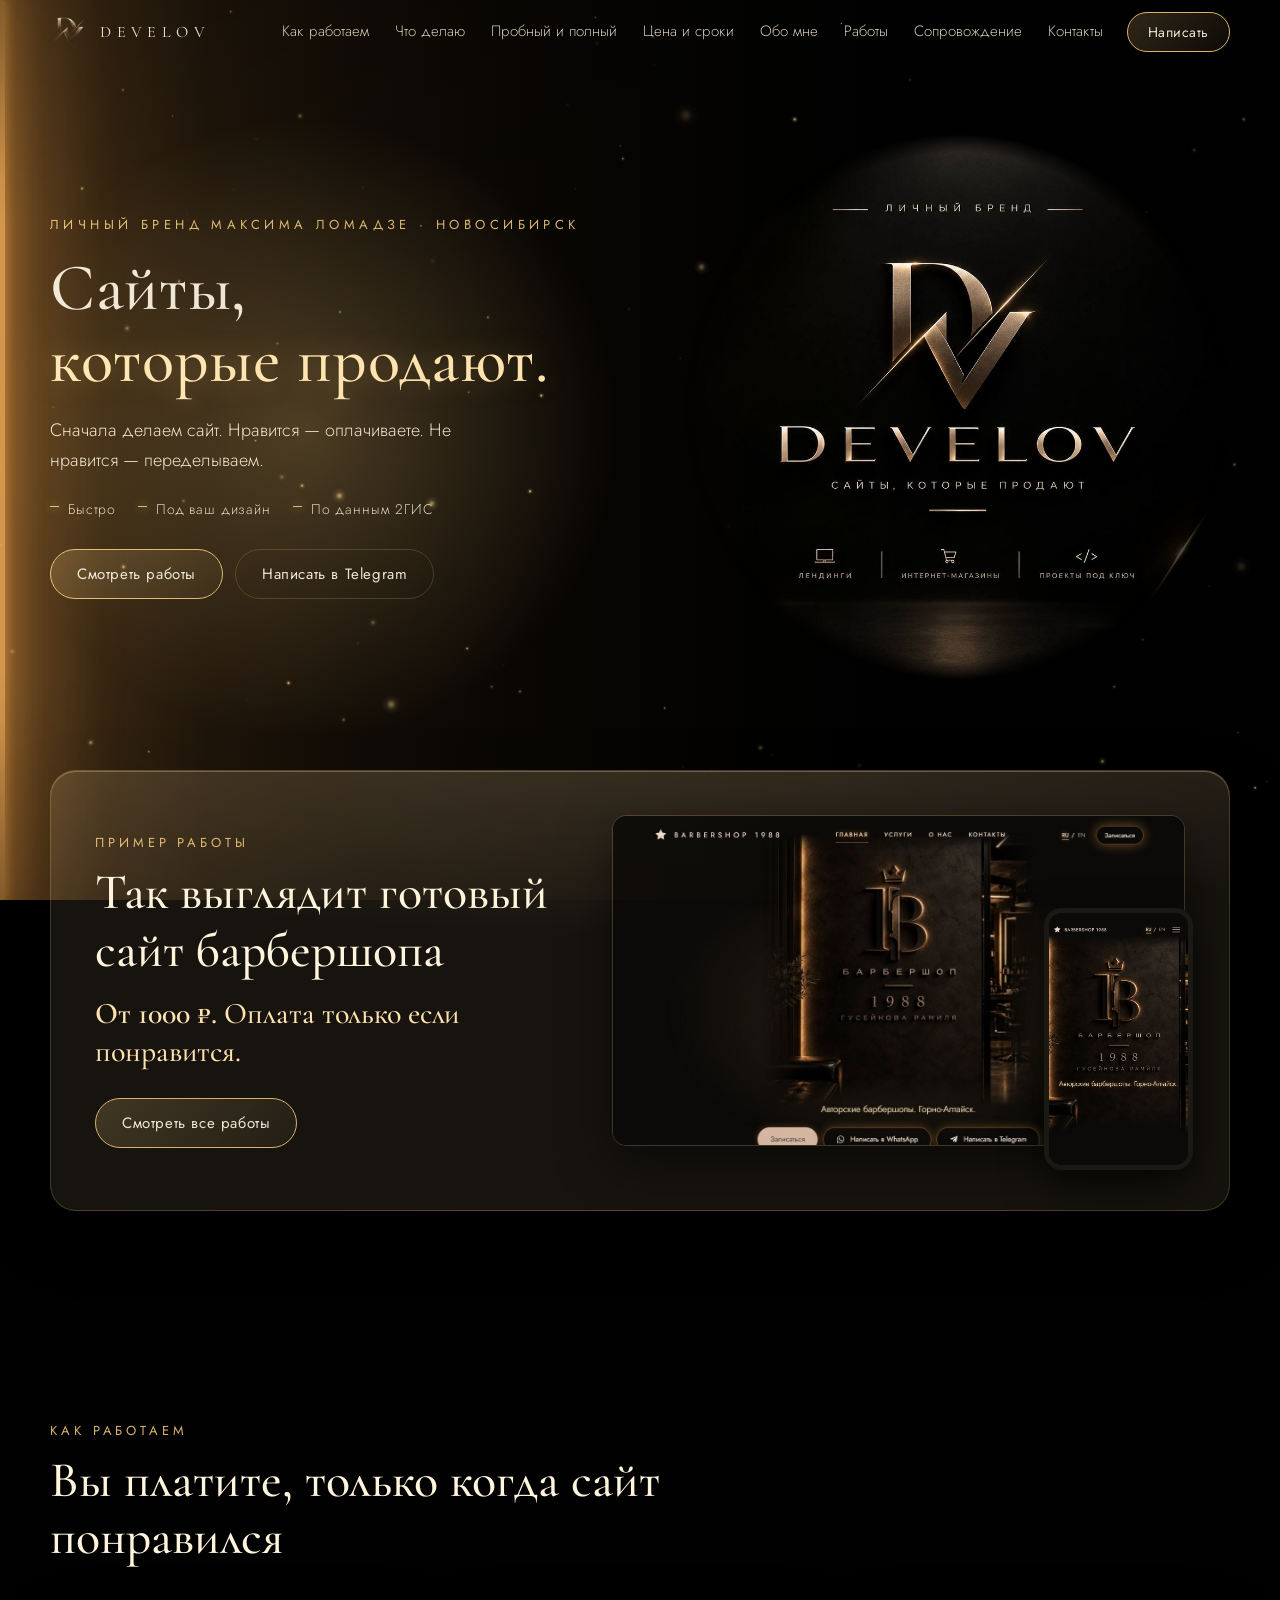
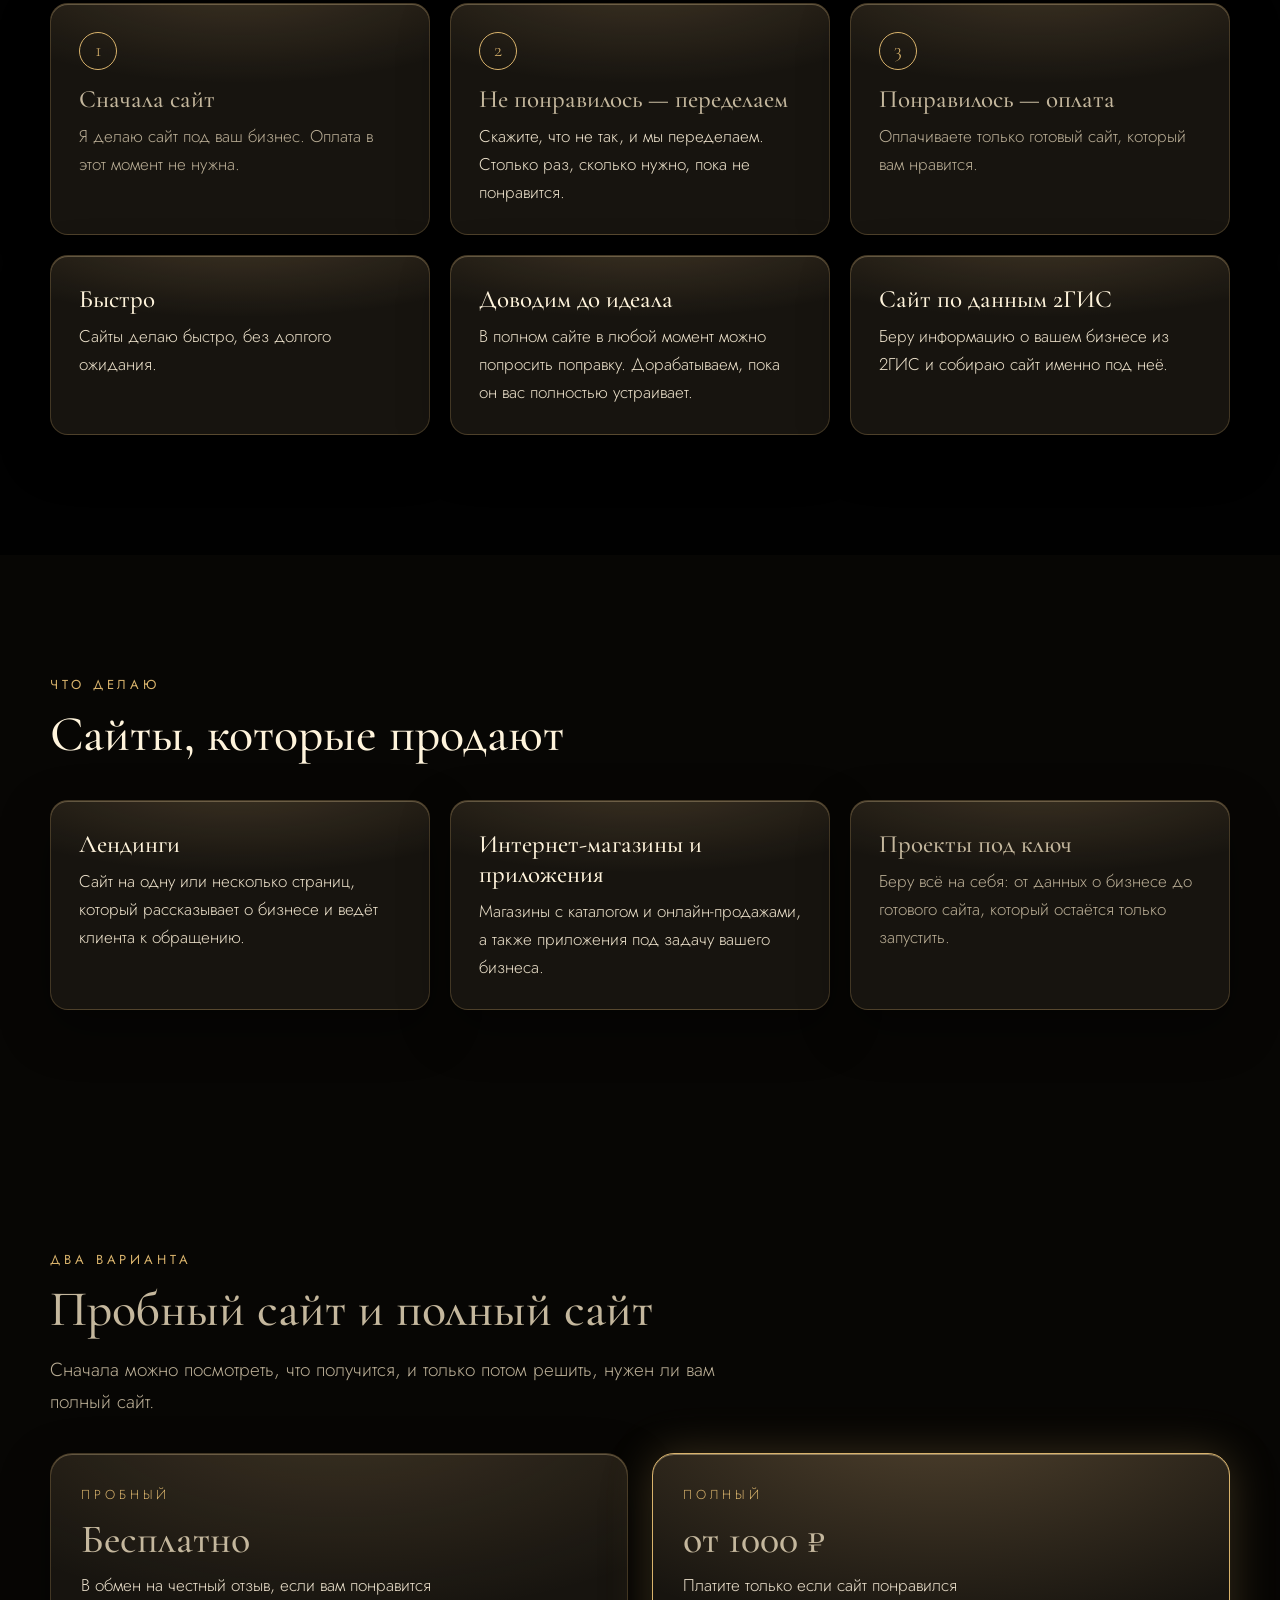
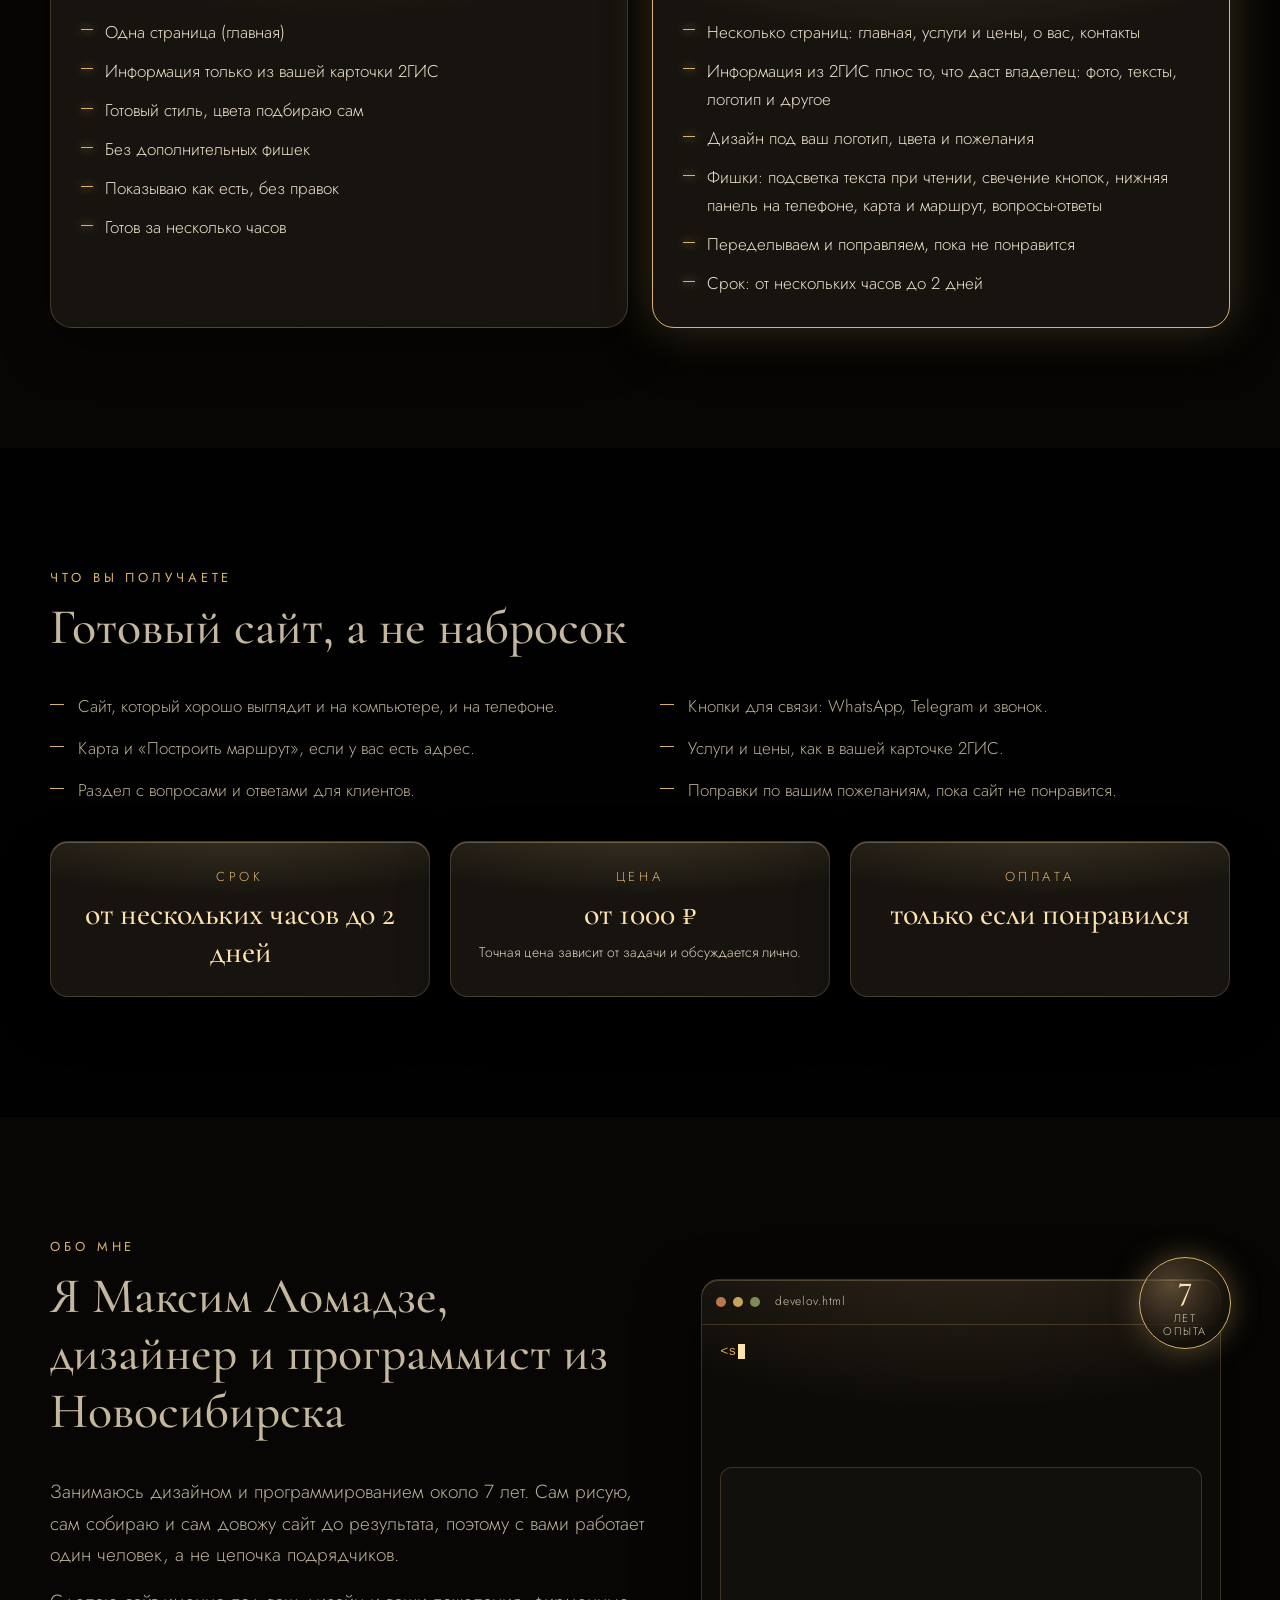
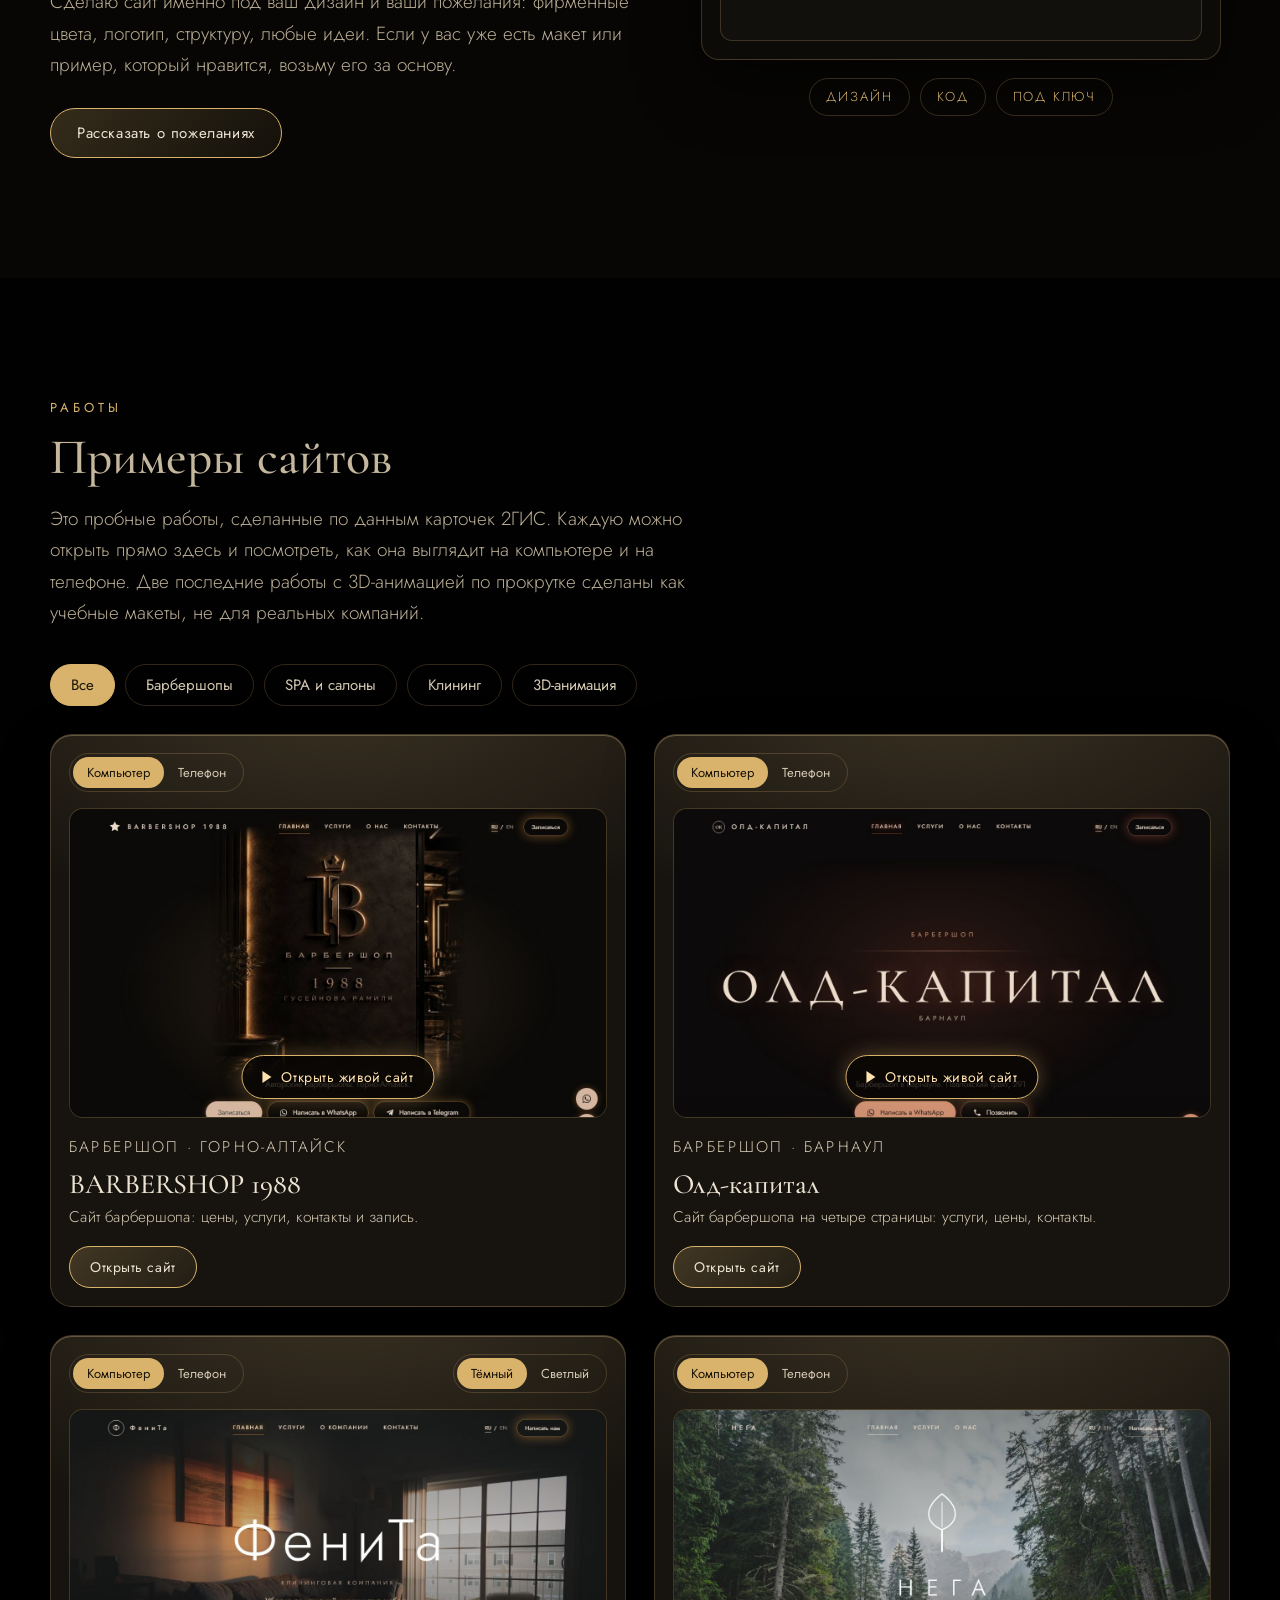
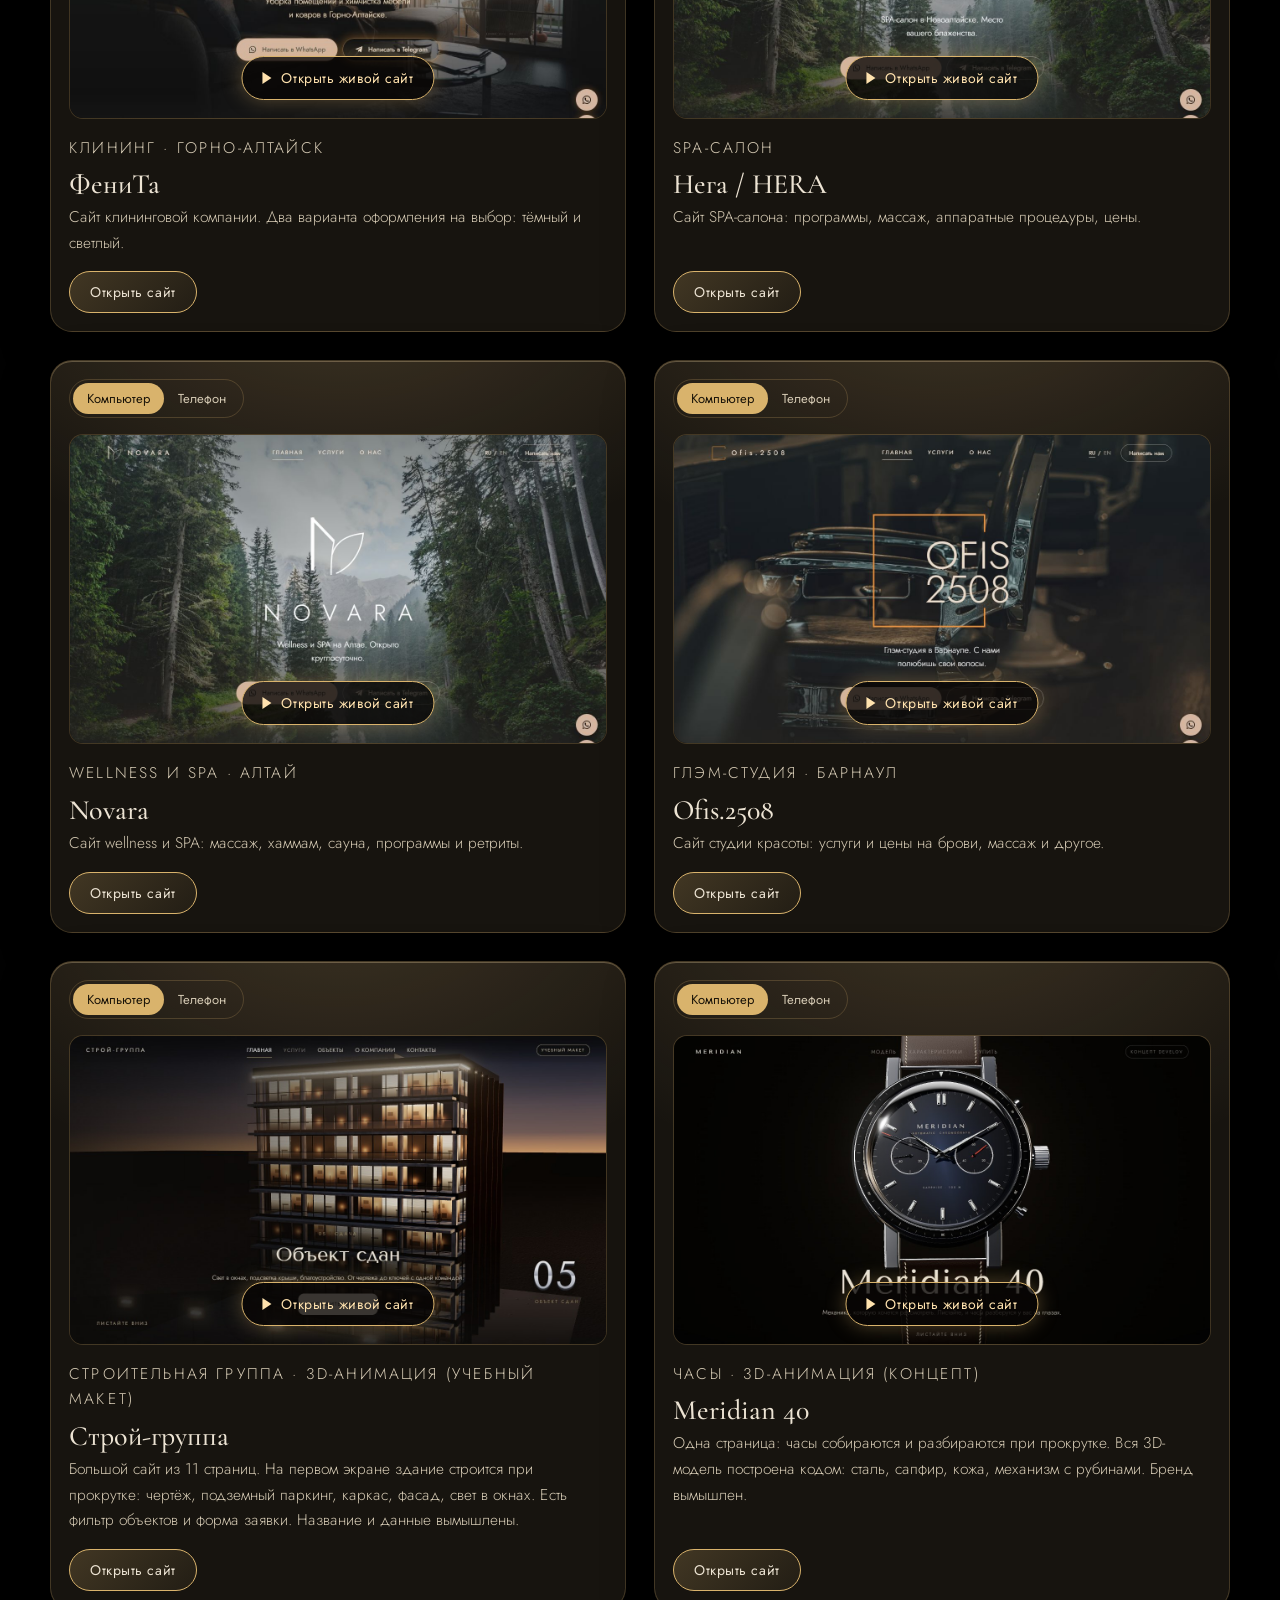
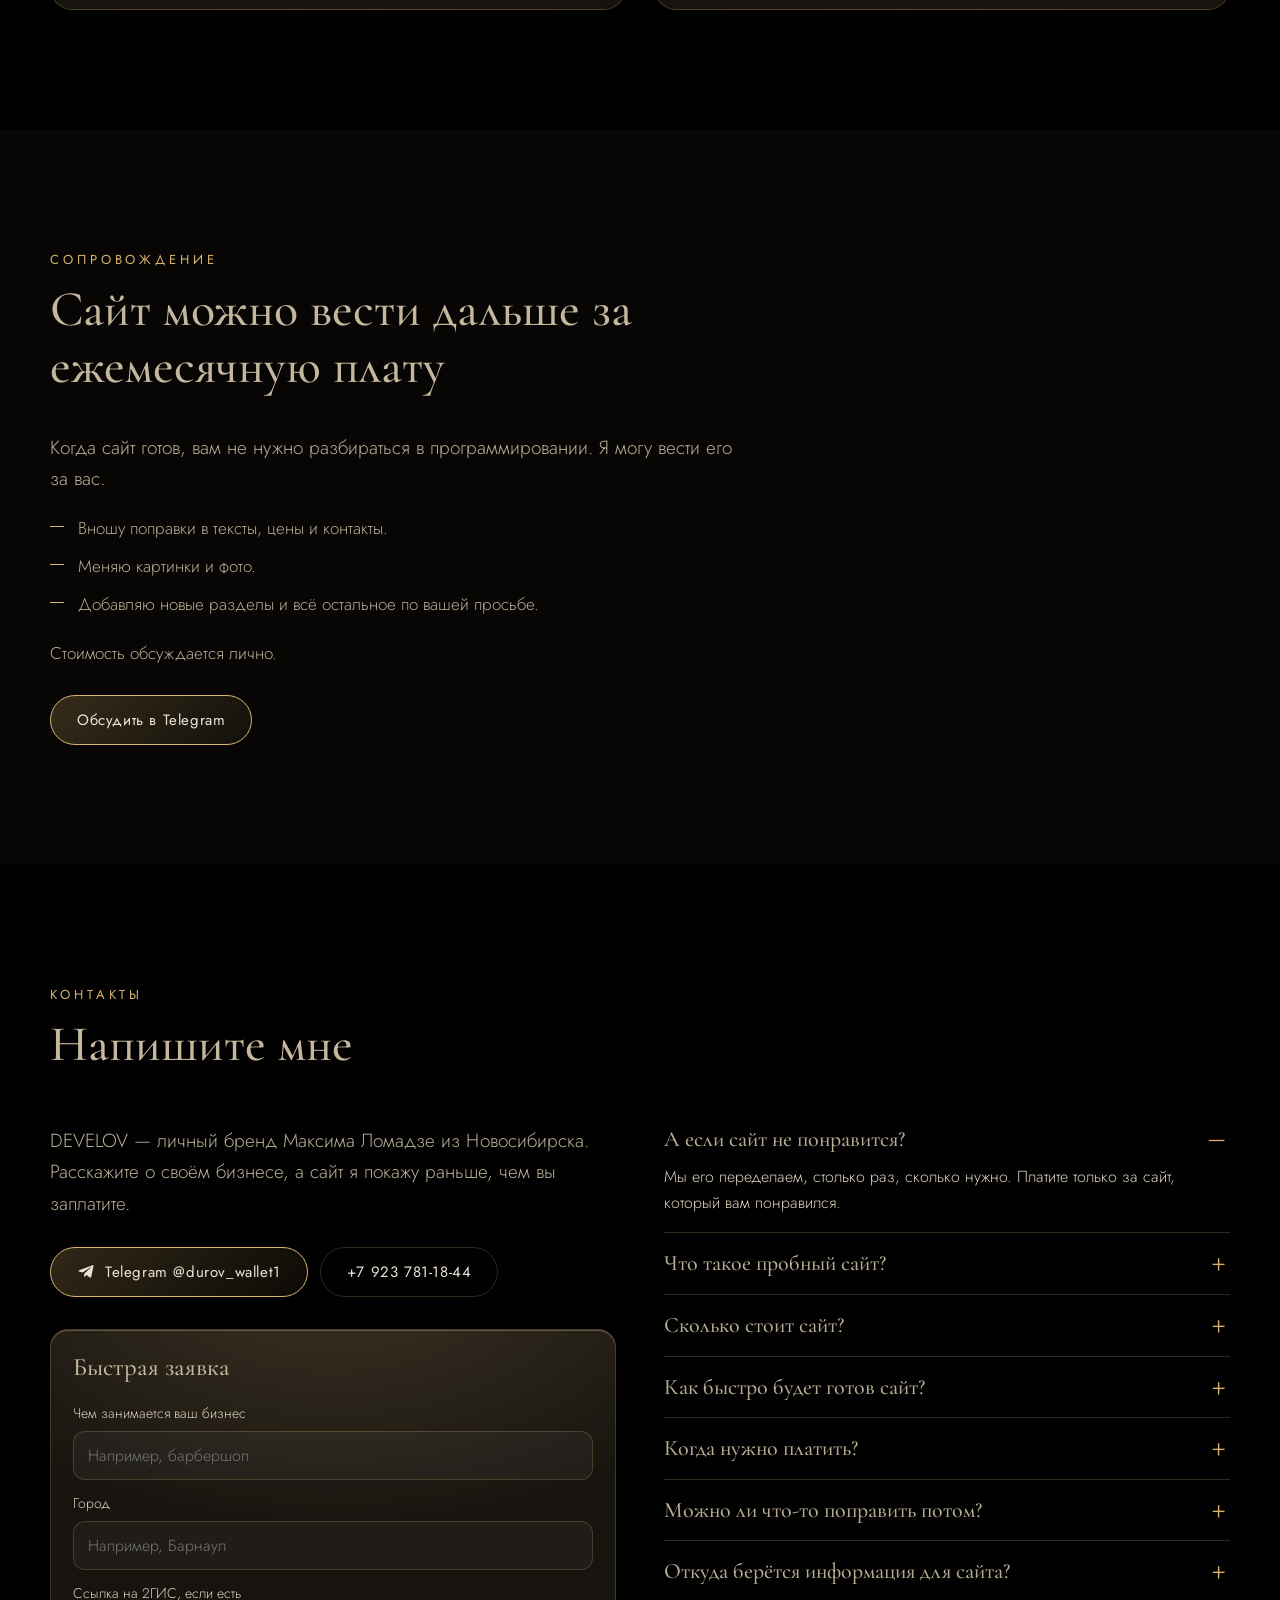
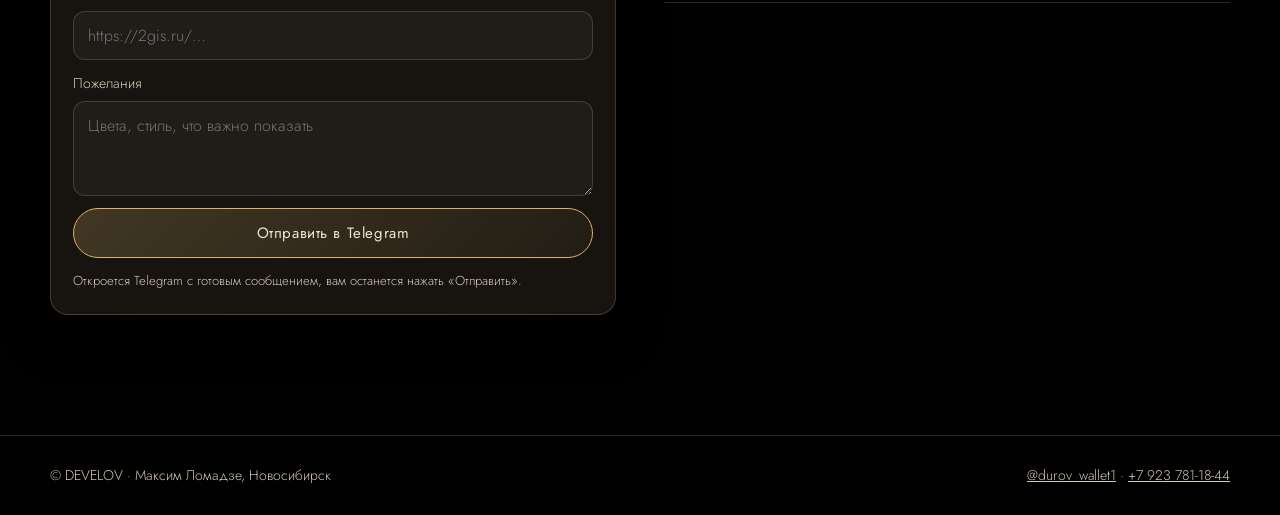
<file: index.html>
<!doctype html>
<html lang="ru">
<head>
  <meta charset="utf-8">
  <meta name="viewport" content="width=device-width, initial-scale=1, viewport-fit=cover">
  <title>DEVELOV — сайты, которые продают</title>
  <meta name="description" content="DEVELOV — личный бренд Максима Ломадзе (Новосибирск). Сайты, которые продают: лендинги, интернет-магазины, проекты под ключ. Сначала сайт, оплата только если он понравился.">
  <link rel="icon" href="img-mark-small.png" type="image/png">
  <link rel="preconnect" href="https://fonts.googleapis.com">
  <link rel="preconnect" href="https://fonts.gstatic.com" crossorigin>
  <link href="https://fonts.googleapis.com/css2?family=Jost:wght@300;400;500&family=Cormorant+Garamond:wght@400;500;600&display=swap" rel="stylesheet">
  <link rel="stylesheet" href="css-style.css?v=1">
</head>
<body>
  <canvas class="stars" id="stars" aria-hidden="true"></canvas>
  <div class="lamp" aria-hidden="true"><span class="lamp__core"></span></div>
  <header class="header" id="site-header">
    <div class="wrap header__in">
      <a class="brand" href="#top" aria-label="DEVELOV"><img src="img-mark-small.png" alt="" width="38" height="31"><span>DEVELOV</span></a>
      <nav class="nav" id="nav">
        <a href="#how">Как работаем</a>
        <a href="#services">Что делаю</a>
        <a href="#plans">Пробный и полный</a>
        <a href="#get">Цена и сроки</a>
        <a href="#about">Обо мне</a>
        <a href="#works">Работы</a>
        <a href="#support">Сопровождение</a>
        <a href="#contacts">Контакты</a>
      </nav>
      <a class="btn btn--glow header__cta" href="https://t.me/durov_wallet1" target="_blank" rel="noopener">Написать</a>
      <button class="burger" id="burger" type="button" aria-label="Меню"><span></span></button>
    </div>
  </header>

  <main id="top">
    <section class="hero">
      <div class="hero__glow" aria-hidden="true"></div>
      <div class="wrap hero__grid">
        <div class="hero__stage">
          <div class="hero__logo-wrap">
            <img class="hero__logo" src="img-logo.jpg" alt="DEVELOV — личный бренд. Сайты, которые продают" width="1000" height="1000">
            <span class="hero__shine" aria-hidden="true"></span>
          </div>
        </div>
        <div class="hero__copy">
          <p class="hero__eyebrow">Личный бренд Максима Ломадзе · Новосибирск</p>
          <h1 class="hero__title"><span>Сайты,</span> <span>которые продают.</span></h1>
          <p class="hero__line">Сначала делаем сайт. Нравится — оплачиваете. Не нравится — переделываем.</p>
          <ul class="hero__ticks">
            <li>Быстро</li><li>Под ваш дизайн</li><li>По данным 2ГИС</li>
          </ul>
          <div class="btn-row hero__btns">
            <a class="btn btn--glow" href="#works">Смотреть работы</a>
            <a class="btn btn--ghost hero__tg" href="https://t.me/durov_wallet1" target="_blank" rel="noopener">Написать в Telegram</a>
          </div>
        </div>
      </div>
    </section>

    <section class="showcase" id="showcase">
      <div class="wrap showcase__in">
        <div class="showcase__text">
          <p class="eyebrow">Пример работы</p>
          <h2 class="h2">Так выглядит готовый сайт барбершопа</h2>
          <p class="showcase__price"><b>От 1000 ₽.</b> Оплата только если понравится.</p>
          <div class="btn-row"><a class="btn btn--glow" href="#works">Смотреть все работы</a></div>
        </div>
        <a class="showcase__shots" href="#works" aria-label="Перейти к работам">
          <img class="sc-d" src="img-pv-barber-d.jpg" alt="Сайт BARBERSHOP 1988 на компьютере" loading="lazy">
          <img class="sc-m" src="img-pv-barber-m.jpg" alt="Сайт BARBERSHOP 1988 на телефоне" loading="lazy">
        </a>
      </div>
    </section>

    <section class="block" id="how">
      <div class="wrap">
        <div class="block__head"><p class="eyebrow">Как работаем</p><h2 class="h2">Вы платите, только когда сайт понравился</h2></div>
        <ol class="steps">
          <li><span class="steps__n">1</span><h3 class="h3">Сначала сайт</h3><p class="text">Я делаю сайт под ваш бизнес. Оплата в этот момент не нужна.</p></li>
          <li><span class="steps__n">2</span><h3 class="h3">Не понравилось — переделаем</h3><p class="text">Скажите, что не так, и мы переделаем. Столько раз, сколько нужно, пока не понравится.</p></li>
          <li><span class="steps__n">3</span><h3 class="h3">Понравилось — оплата</h3><p class="text">Оплачиваете только готовый сайт, который вам нравится.</p></li>
        </ol>
        <div class="feats">
          <article class="feat"><h3 class="h3">Быстро</h3><p class="text">Сайты делаю быстро, без долгого ожидания.</p></article>
          <article class="feat"><h3 class="h3">Доводим до идеала</h3><p class="text">В полном сайте в любой момент можно попросить поправку. Дорабатываем, пока он вас полностью устраивает.</p></article>
          <article class="feat"><h3 class="h3">Сайт по данным 2ГИС</h3><p class="text">Беру информацию о вашем бизнесе из 2ГИС и собираю сайт именно под неё.</p></article>
        </div>
      </div>
    </section>

    <section class="block block--alt" id="services">
      <div class="wrap">
        <div class="block__head"><p class="eyebrow">Что делаю</p><h2 class="h2">Сайты, которые продают</h2></div>
        <div class="feats">
          <article class="feat"><h3 class="h3">Лендинги</h3><p class="text">Сайт на одну или несколько страниц, который рассказывает о бизнесе и ведёт клиента к обращению.</p></article>
          <article class="feat"><h3 class="h3">Интернет-магазины и приложения</h3><p class="text">Магазины с каталогом и онлайн-продажами, а также приложения под задачу вашего бизнеса.</p></article>
          <article class="feat"><h3 class="h3">Проекты под ключ</h3><p class="text">Беру всё на себя: от данных о бизнесе до готового сайта, который остаётся только запустить.</p></article>
        </div>
      </div>
    </section>

    <section class="block block--alt" id="plans">
      <div class="wrap">
        <div class="block__head"><p class="eyebrow">Два варианта</p><h2 class="h2">Пробный сайт и полный сайт</h2>
          <p class="text text--lead">Сначала можно посмотреть, что получится, и только потом решить, нужен ли вам полный сайт.</p></div>
        <div class="plans">
          <article class="plan">
            <p class="plan__tag">Пробный</p>
            <h3 class="h3">Бесплатно</h3>
            <p class="plan__sub">В обмен на честный отзыв, если вам понравится</p>
            <ul class="plan__list">
              <li>Одна страница (главная)</li>
              <li>Информация только из вашей карточки 2ГИС</li>
              <li>Готовый стиль, цвета подбираю сам</li>
              <li>Без дополнительных фишек</li>
              <li>Показываю как есть, без правок</li>
              <li>Готов за несколько часов</li>
            </ul>
          </article>
          <article class="plan plan--main">
            <p class="plan__tag">Полный</p>
            <h3 class="h3">от 1000 ₽</h3>
            <p class="plan__sub">Платите только если сайт понравился</p>
            <ul class="plan__list">
              <li>Несколько страниц: главная, услуги и цены, о вас, контакты</li>
              <li>Информация из 2ГИС плюс то, что даст владелец: фото, тексты, логотип и другое</li>
              <li>Дизайн под ваш логотип, цвета и пожелания</li>
              <li>Фишки: подсветка текста при чтении, свечение кнопок, нижняя панель на телефоне, карта и маршрут, вопросы-ответы</li>
              <li>Переделываем и поправляем, пока не понравится</li>
              <li>Срок: от нескольких часов до 2 дней</li>
            </ul>
          </article>
        </div>
      </div>
    </section>

    <section class="block" id="get">
      <div class="wrap">
        <div class="block__head"><p class="eyebrow">Что вы получаете</p><h2 class="h2">Готовый сайт, а не набросок</h2></div>
        <ul class="list list--cols">
          <li>Сайт, который хорошо выглядит и на компьютере, и на телефоне.</li>
          <li>Кнопки для связи: WhatsApp, Telegram и звонок.</li>
          <li>Карта и «Построить маршрут», если у вас есть адрес.</li>
          <li>Услуги и цены, как в вашей карточке 2ГИС.</li>
          <li>Раздел с вопросами и ответами для клиентов.</li>
          <li>Поправки по вашим пожеланиям, пока сайт не понравится.</li>
        </ul>
        <div class="facts">
          <article class="fact"><p class="fact__k">Срок</p><p class="fact__v">от нескольких часов до 2 дней</p></article>
          <article class="fact"><p class="fact__k">Цена</p><p class="fact__v">от 1000 ₽</p><p class="fact__n">Точная цена зависит от задачи и обсуждается лично.</p></article>
          <article class="fact"><p class="fact__k">Оплата</p><p class="fact__v">только если понравился</p></article>
        </div>
      </div>
    </section>

    <section class="block block--alt" id="about">
      <div class="wrap about">
        <div class="about__text">
        <div class="block__head"><p class="eyebrow">Обо мне</p><h2 class="h2">Я Максим Ломадзе, дизайнер и программист из Новосибирска</h2></div>
        <p class="text text--lead">Занимаюсь дизайном и программированием около 7 лет. Сам рисую, сам собираю и сам довожу сайт до результата, поэтому с вами работает один человек, а не цепочка подрядчиков.</p>
        <p class="text text--lead">Сделаю сайт именно под ваш дизайн и ваши пожелания: фирменные цвета, логотип, структуру, любые идеи. Если у вас уже есть макет или пример, который нравится, возьму его за основу.</p>
        <div class="btn-row"><a class="btn btn--glow" href="https://t.me/durov_wallet1" target="_blank" rel="noopener">Рассказать о пожеланиях</a></div>
      </div>
        <div class="devbox" aria-hidden="true">
          <div class="devbox__badge"><span>7</span><small>лет<br>опыта</small></div>
          <div class="devbox__win">
            <div class="devbox__bar"><i></i><i></i><i></i><span>develov.html</span></div>
            <pre class="devbox__code" id="code"></pre>
            <div class="devbox__preview">
              <div class="pv pv--nav"><b></b><b></b><b></b></div>
              <div class="pv pv--h1"></div>
              <div class="pv pv--h2"></div>
              <div class="pv pv--btn"></div>
              <div class="pv pv--cards"><b></b><b></b><b></b></div>
            </div>
          </div>
          <div class="devbox__tags"><span>Дизайн</span><span>Код</span><span>Под ключ</span></div>
        </div>
      </div>
    </section>

    <section class="block" id="works">
      <div class="wrap">
        <div class="block__head"><p class="eyebrow">Работы</p><h2 class="h2">Примеры сайтов</h2>
          <p class="text text--lead">Это пробные работы, сделанные по данным карточек 2ГИС. Каждую можно открыть прямо здесь и посмотреть, как она выглядит на компьютере и на телефоне. Две последние работы с 3D-анимацией по прокрутке сделаны как учебные макеты, не для реальных компаний.</p></div>
        <div class="filters" id="filters" role="group" aria-label="Фильтр по нишам">
          <button class="chip is-active" type="button" data-f="all">Все</button>
          <button class="chip" type="button" data-f="barber">Барбершопы</button>
          <button class="chip" type="button" data-f="spa">SPA и салоны</button>
          <button class="chip" type="button" data-f="clean">Клининг</button>
          <button class="chip" type="button" data-f="d3">3D-анимация</button>
        </div>
        <div class="cards" id="cards"></div>
      </div>
    </section>

    <section class="block block--alt" id="support">
      <div class="wrap">
        <div class="block__head"><p class="eyebrow">Сопровождение</p><h2 class="h2">Сайт можно вести дальше за ежемесячную плату</h2></div>
        <p class="text text--lead">Когда сайт готов, вам не нужно разбираться в программировании. Я могу вести его за вас.</p>
        <ul class="list">
          <li>Вношу поправки в тексты, цены и контакты.</li>
          <li>Меняю картинки и фото.</li>
          <li>Добавляю новые разделы и всё остальное по вашей просьбе.</li>
        </ul>
        <p class="text">Стоимость обсуждается лично.</p>
        <div class="btn-row"><a class="btn btn--glow" href="https://t.me/durov_wallet1" target="_blank" rel="noopener">Обсудить в Telegram</a></div>
      </div>
    </section>

    <section class="block" id="contacts">
      <div class="wrap">
        <div class="block__head"><p class="eyebrow">Контакты</p><h2 class="h2">Напишите мне</h2></div>
        <div class="contacts">
          <div class="contacts__main">
            <p class="text text--lead">DEVELOV — личный бренд Максима Ломадзе из Новосибирска. Расскажите о своём бизнесе, а сайт я покажу раньше, чем вы заплатите.</p>
            <div class="btn-row">
              <a class="btn btn--glow" href="https://t.me/durov_wallet1" target="_blank" rel="noopener"><svg viewBox="0 0 24 24" fill="currentColor" aria-hidden="true"><path d="M21.94 4.3 18.9 18.65c-.23 1.01-.83 1.26-1.68.79l-4.63-3.41-2.23 2.15c-.25.25-.45.45-.93.45l.33-4.71 8.58-7.75c.37-.33-.08-.52-.58-.18L7.25 12.67 2.68 11.24c-.99-.31-1.01-.99.21-1.47l17.86-6.88c.83-.31 1.55.19 1.19 1.41z"/></svg>Telegram @durov_wallet1</a>
              <a class="btn btn--ghost" href="tel:+79237811844">+7 923 781-18-44</a>
            </div>
          
            <form class="lead" id="lead" autocomplete="off">
              <h3 class="h3">Быстрая заявка</h3>
              <label>Чем занимается ваш бизнес<input name="biz" type="text" placeholder="Например, барбершоп" required></label>
              <label>Город<input name="city" type="text" placeholder="Например, Барнаул"></label>
              <label>Ссылка на 2ГИС, если есть<input name="gis" type="text" placeholder="https://2gis.ru/…"></label>
              <label>Пожелания<textarea name="wish" rows="3" placeholder="Цвета, стиль, что важно показать"></textarea></label>
              <button class="btn btn--glow" type="submit">Отправить в Telegram</button>
              <p class="lead__n">Откроется Telegram с готовым сообщением, вам останется нажать «Отправить».</p>
            </form>
          </div>
          <div class="faq">
            <details open><summary>А если сайт не понравится?</summary><p>Мы его переделаем, столько раз, сколько нужно. Платите только за сайт, который вам понравился.</p></details>
            <details><summary>Что такое пробный сайт?</summary><p>Бесплатная одна страница по данным вашей карточки 2ГИС, чтобы вы увидели, как это будет выглядеть. Взамен, если вам понравится, прошу честный отзыв. Полный сайт с вашим дизайном, фото и логотипом стоит от 1000 рублей.</p></details>
            <details><summary>Сколько стоит сайт?</summary><p>От 1000 рублей. Точная цена зависит от задачи, назову её после короткого разговора.</p></details>
            <details><summary>Как быстро будет готов сайт?</summary><p>От нескольких часов до 2 дней.</p></details>
            <details><summary>Когда нужно платить?</summary><p>Только после того, как сайт готов и вам понравился.</p></details>
            <details><summary>Можно ли что-то поправить потом?</summary><p>Да, поправки можно вносить в любой момент. Постоянное сопровождение (тексты, картинки, новые разделы) доступно за ежемесячную плату.</p></details>
            <details><summary>Откуда берётся информация для сайта?</summary><p>Я беру данные о вашем бизнесе из 2ГИС и собираю сайт под них. Всё, что неточно, вы поправляете, и я исправляю.</p></details>
          </div>
        </div>
      </div>
    </section>
  </main>

  <footer class="footer">
    <div class="wrap footer__in">
      <span>© DEVELOV · Максим Ломадзе, Новосибирск</span>
      <span><a href="https://t.me/durov_wallet1" target="_blank" rel="noopener">@durov_wallet1</a> · <a href="tel:+79237811844">+7 923 781-18-44</a></span>
    </div>
  </footer>

  <div class="float" aria-label="Быстрая связь">
    <a class="float__main" href="https://t.me/durov_wallet1" target="_blank" rel="noopener"><svg viewBox="0 0 24 24" fill="currentColor" aria-hidden="true"><path d="M21.94 4.3 18.9 18.65c-.23 1.01-.83 1.26-1.68.79l-4.63-3.41-2.23 2.15c-.25.25-.45.45-.93.45l.33-4.71 8.58-7.75c.37-.33-.08-.52-.58-.18L7.25 12.67 2.68 11.24c-.99-.31-1.01-.99.21-1.47l17.86-6.88c.83-.31 1.55.19 1.19 1.41z"/></svg>Написать</a>
    <a href="tel:+79237811844"><svg viewBox="0 0 24 24" fill="currentColor" aria-hidden="true"><path d="M6.6 10.8a15.1 15.1 0 0 0 6.6 6.6l2.2-2.2c.3-.3.7-.4 1-.2 1.1.4 2.3.6 3.6.6.6 0 1 .4 1 1V20c0 .6-.4 1-1 1A17 17 0 0 1 3 4c0-.6.4-1 1-1h3.5c.6 0 1 .4 1 1 0 1.3.2 2.5.6 3.6.1.3 0 .7-.2 1z"/></svg>Позвонить</a>
  </div>

  <script src="js-main.js?v=2"></script>
</body>
</html>
</file>
<file: css-style.css>
:root{
  --bg:#010101;--bg2:rgba(14,12,9,.55);--ink:#ece3d3;--ink2:#b9ad98;--gold:#d9b36c;--gold2:#ffe2ae;--line:rgba(217,179,108,.22);--card:#17140f;
  --dim:rgba(190,172,150,.5);--done:#ebdccb;--hot:#ffe2ae;--hdr:rgba(1,1,1,.8);--shadow:0 20px 60px rgba(0,0,0,.45);
  --serif:"Cormorant Garamond",Georgia,serif;--sans:"Jost",system-ui,sans-serif;--hh:64px;
}
*{box-sizing:border-box;margin:0}
html{scroll-behavior:smooth;scroll-padding-top:var(--hh)}
body{background:var(--bg);color:var(--ink);font:300 17px/1.65 var(--sans);overflow-x:hidden;-webkit-text-size-adjust:100%}
img,svg{max-width:100%}
a{color:inherit}
.wrap{width:min(1180px,100% - 48px);margin-inline:auto}
.sr-only{position:absolute;width:1px;height:1px;overflow:hidden;clip:rect(0 0 0 0)}

/* header */
.header{position:fixed;inset:0 0 auto 0;z-index:50;height:var(--hh);transition:background .3s,border-color .3s;border-bottom:1px solid transparent}
.header.is-solid{background:var(--hdr);backdrop-filter:blur(14px);-webkit-backdrop-filter:blur(14px);border-color:var(--line)}
.header__in{display:flex;align-items:center;gap:24px;height:100%}
.brand{display:flex;align-items:center;gap:12px;text-decoration:none;font:400 16px var(--serif);letter-spacing:.34em;margin-right:auto}
.brand img{height:31px;width:auto}
.nav{display:flex;align-items:center;gap:26px;font-size:15px}
.nav a{text-decoration:none;color:var(--ink2);transition:color .2s,text-shadow .3s}
.nav a:hover{color:var(--gold2);text-shadow:0 0 14px var(--gold)}
.burger{display:none;width:44px;height:44px;background:none;border:0;cursor:pointer;position:relative}
.burger span,.burger span::before,.burger span::after{display:block;position:absolute;left:11px;width:22px;height:2px;background:var(--ink);transition:transform .3s,top .3s,opacity .3s}
.burger span{top:21px}.burger span::before{content:"";top:-7px;left:0}.burger span::after{content:"";top:7px;left:0}
.menu-open .burger span{background:transparent}
.menu-open .burger span::before{top:0;transform:rotate(45deg)}
.menu-open .burger span::after{top:0;transform:rotate(-45deg)}

/* buttons */
.btn{display:inline-flex;align-items:center;justify-content:center;gap:10px;padding:13px 26px;border-radius:99px;border:1px solid var(--gold);color:var(--ink);text-decoration:none;font:400 15px var(--sans);letter-spacing:.04em;cursor:pointer;background:transparent;transition:box-shadow .3s,transform .2s,background .3s,color .3s}
.btn svg{width:18px;height:18px}
.btn--glow{background:linear-gradient(135deg,rgba(217,179,108,.22),rgba(217,179,108,.06));animation:pulse 3.2s ease-in-out infinite}
.btn--glow:hover,.btn--ghost:hover{box-shadow:0 0 0 1px var(--gold),0 0 34px rgba(217,179,108,.65);transform:translateY(-2px);color:var(--gold2)}
.btn--ghost{border-color:var(--line)}
@keyframes pulse{0%,100%{box-shadow:0 0 6px rgba(217,179,108,.25)}50%{box-shadow:0 0 22px rgba(217,179,108,.55)}}
.btn-row{display:flex;flex-wrap:wrap;gap:12px;margin-top:28px}
.header__cta{padding:9px 20px;font-size:14px}

/* hero */
.hero{position:relative;min-height:100svh;display:flex;align-items:center;padding:calc(var(--hh) + 10px) 0 40px;overflow:hidden}
.stars{position:fixed;inset:0;width:100%;height:100%;z-index:0;pointer-events:none}
main,.footer{position:relative;z-index:1}
.hero__grid{position:relative;display:grid;grid-template-columns:1.05fr .95fr;align-items:center;gap:32px}
.hero__stage{order:2;display:flex;justify-content:center}
.hero__logo-wrap{position:relative;width:min(100%,560px);aspect-ratio:1;-webkit-mask-image:radial-gradient(closest-side,#000 93%,transparent 100%);mask-image:radial-gradient(closest-side,#000 93%,transparent 100%);animation:float 9s ease-in-out infinite}
.hero__logo{display:block;width:100%;height:auto;opacity:0;filter:blur(14px) brightness(.4);transform:scale(.95);animation:emerge 3s .2s cubic-bezier(.2,.7,.2,1) forwards}
.hero__shine{position:absolute;inset:0;background:linear-gradient(105deg,transparent 35%,rgba(255,226,174,.28) 50%,transparent 65%);background-size:250% 100%;background-position:150% 0;mix-blend-mode:screen;animation:shine 7s 3.2s ease-in-out infinite;pointer-events:none}
.hero__copy{order:1;position:relative}
.hero__eyebrow{font:400 13px var(--sans);letter-spacing:.34em;text-transform:uppercase;color:var(--gold);margin-bottom:18px;opacity:0;animation:rise 1s .6s ease forwards}
.hero__title{font:500 clamp(36px,5.2vw,68px)/1.08 var(--serif);letter-spacing:.01em}
.hero__title span{display:block;opacity:0;animation:rise 1.1s ease forwards}
.hero__title span:nth-child(1){animation-delay:.9s}
.hero__title span:nth-child(2){animation-delay:1.3s;color:var(--gold2);text-shadow:0 0 28px rgba(217,179,108,.35)}
.hero__line{margin-top:20px;font-size:18px;color:var(--ink2);max-width:46ch;opacity:0;animation:rise 1s 1.8s ease forwards}
.hero__ticks{list-style:none;padding:0;display:flex;flex-wrap:wrap;gap:10px 22px;margin-top:22px;opacity:0;animation:rise 1s 2.1s ease forwards}
.hero__ticks li{font-size:14px;letter-spacing:.06em;color:var(--ink2);padding-left:18px;position:relative}
.hero__ticks li::before{content:"";position:absolute;left:0;top:.62em;width:9px;height:1px;background:var(--gold);box-shadow:0 0 8px var(--gold)}
.hero__btns{opacity:0;animation:rise 1s 2.4s ease forwards}
@keyframes rise{from{opacity:0;transform:translateY(16px)}to{opacity:1;transform:none}}
@keyframes float{0%,100%{transform:translateY(0)}50%{transform:translateY(-10px)}}
@keyframes shine{0%{background-position:150% 0}45%,100%{background-position:-60% 0}}
.hero__glow{position:absolute;left:24%;top:55%;width:min(900px,140vw);aspect-ratio:1;transform:translate(-50%,-50%);background:radial-gradient(closest-side,rgba(217,179,108,.28),transparent 70%);opacity:0;animation:glowin 3s .4s ease forwards}
@keyframes emerge{to{opacity:1;filter:blur(0) brightness(1);transform:none}}
@keyframes glowin{to{opacity:1}}

/* blocks */
.block{padding:clamp(64px,10vw,120px) 0}
.block--alt{background:var(--bg2)}
.block__head{margin-bottom:36px;max-width:760px}
.eyebrow{font:400 13px var(--sans);letter-spacing:.3em;text-transform:uppercase;color:var(--gold);margin-bottom:12px}
.h2{font:500 clamp(30px,5vw,50px)/1.15 var(--serif)}
.h3{font:500 25px/1.2 var(--serif);margin-bottom:8px}
.text{color:var(--ink2);max-width:62ch}
.text--lead{font-size:19px;margin-top:16px}
.steps{list-style:none;padding:0;display:grid;grid-template-columns:repeat(3,1fr);gap:20px}
.steps li,.feat{background:var(--card);border:1px solid var(--line);border-radius:18px;padding:28px}
.steps__n{display:inline-grid;place-items:center;width:38px;height:38px;border:1px solid var(--gold);border-radius:50%;color:var(--gold);margin-bottom:14px;font-family:var(--serif);font-size:20px}
.feats{display:grid;grid-template-columns:repeat(3,1fr);gap:20px;margin-top:20px}
.list{margin:20px 0;padding-left:0;list-style:none;display:grid;gap:10px;max-width:62ch}
.list li{padding-left:28px;position:relative;color:var(--ink2)}
.list li::before{content:"";position:absolute;left:0;top:.7em;width:14px;height:1px;background:var(--gold)}

/* filters + cards */
.filters{display:flex;flex-wrap:wrap;gap:10px;margin-bottom:28px}
.chip{background:none;border:1px solid var(--line);color:var(--ink2);padding:9px 20px;border-radius:99px;font:400 15px var(--sans);cursor:pointer;transition:all .25s}
.chip:hover{border-color:var(--gold);color:var(--gold2)}
.chip.is-active{background:var(--gold);border-color:var(--gold);color:#1a1409}
.cards{display:grid;grid-template-columns:repeat(2,1fr);gap:28px}
.card{background:var(--card);border:1px solid var(--line);border-radius:22px;padding:18px;box-shadow:var(--shadow);display:flex;flex-direction:column;gap:16px;transition:opacity .3s}
.card[hidden]{display:none}
.card__top{display:flex;gap:10px;align-items:center;justify-content:space-between;flex-wrap:wrap}
.seg{display:inline-flex;border:1px solid var(--line);border-radius:99px;padding:3px}
.seg button{background:none;border:0;color:var(--ink2);padding:6px 14px;border-radius:99px;font:400 13px var(--sans);cursor:pointer}
.seg button.is-active{background:var(--gold);color:#1a1409}
.view{position:relative;background:#000;border-radius:14px;overflow:hidden;border:1px solid var(--line);display:grid;place-items:center;background:radial-gradient(circle at 50% 30%,rgba(217,179,108,.14),rgba(0,0,0,.25))}
.view iframe{border:0;background:#0d0c0a;transform-origin:0 0;position:absolute;left:0;top:0}
.view--phone{background:radial-gradient(circle at 50% 30%,rgba(217,179,108,.16),rgba(0,0,0,.3))}
.view--phone .view__phone{position:absolute;border:7px solid #1b1914;border-radius:34px;overflow:hidden;box-shadow:0 12px 40px rgba(0,0,0,.5);outline:1px solid var(--line)}
.view--phone iframe{position:absolute;left:0;top:0}
.view__load{position:absolute;inset:0;display:grid;place-items:center;color:var(--ink2);font-size:14px;pointer-events:none}
.card__body h3{font:500 28px/1.15 var(--serif);margin-bottom:4px}
.card__meta{font-size:13px;letter-spacing:.14em;text-transform:uppercase;color:var(--gold);margin-bottom:8px}
.card__body p{color:var(--ink2);font-size:15.5px}
.card__foot{display:flex;gap:10px;flex-wrap:wrap;align-items:center;margin-top:auto}
.card__foot .btn{padding:10px 20px;font-size:14px}

/* пробный и полный */
.plans{display:grid;grid-template-columns:repeat(2,minmax(0,1fr));gap:24px;align-items:stretch}
.plan{background:var(--card);border:1px solid var(--line);border-radius:22px;padding:30px}
.plan--main{border-color:var(--gold);box-shadow:0 0 40px rgba(217,179,108,.2)}
.plan__tag{font-size:13px;letter-spacing:.3em;text-transform:uppercase;color:var(--gold);margin-bottom:10px}
.plan .h3{font-size:clamp(30px,4vw,40px);color:var(--gold2)}
.plan__sub{color:var(--ink2);margin-bottom:18px}
.plan__list{list-style:none;padding:0;display:grid;gap:11px}
.plan__list li{position:relative;padding-left:24px;color:var(--ink2);font-size:16px}
.plan__list li::before{content:"";position:absolute;left:0;top:.7em;width:12px;height:1px;background:var(--gold);box-shadow:0 0 8px var(--gold)}
/* что получаете, факты */
.list--cols{grid-template-columns:repeat(2,minmax(0,1fr));max-width:none;gap:14px 40px}
.facts{display:grid;grid-template-columns:repeat(3,minmax(0,1fr));gap:20px;margin-top:36px}
.fact{background:var(--card);border:1px solid var(--line);border-radius:18px;padding:24px;text-align:center}
.fact__k{font-size:13px;letter-spacing:.28em;text-transform:uppercase;color:var(--gold);margin-bottom:8px}
.fact__v{font:500 clamp(24px,3vw,32px)/1.2 var(--serif);color:var(--gold2)}
.fact__n{margin-top:8px;font-size:14px;color:var(--ink2)}
.lead{margin-top:32px;background:var(--card);border:1px solid var(--line);border-radius:18px;padding:22px;display:grid;gap:12px}
.lead label{display:grid;gap:6px;font-size:14px;color:var(--ink2)}
.lead input,.lead textarea{width:100%;background:rgba(255,255,255,.04);border:1px solid var(--line);border-radius:12px;color:var(--ink);padding:12px 14px;font:300 16px var(--sans)}
.lead input:focus,.lead textarea:focus{outline:none;border-color:var(--gold);box-shadow:0 0 18px rgba(217,179,108,.3)}
.lead__n{font-size:13px;color:var(--ink2)}
/* contacts */
.contacts{display:grid;grid-template-columns:1fr 1fr;gap:48px;align-items:start}
.faq details{border-bottom:1px solid var(--line);padding:16px 0}
.faq summary{cursor:pointer;font:500 22px/1.3 var(--serif);list-style:none;display:block;position:relative;padding-right:34px}
.faq summary::-webkit-details-marker{display:none}
.faq summary::after{content:"+";position:absolute;right:4px;top:0;color:var(--gold);font:300 26px/1 var(--sans)}
.faq details[open] summary::after{content:"–"}
.faq p{margin-top:10px;color:var(--ink2);font-size:16px}
.footer{border-top:1px solid var(--line);padding:28px 0;color:var(--ink2);font-size:14px}
.footer__in{display:flex;justify-content:space-between;gap:12px;flex-wrap:wrap}
.float{display:none}

/* reading */
.rd-w{color:#9d917c;transition:color .5s,text-shadow .6s}
.rd-w.rd-on{color:#fff6dc;text-shadow:0 0 6px #ffe2ae,0 0 18px #ffc766,0 0 36px rgba(255,190,90,.9),0 0 60px rgba(255,170,60,.6);transition:color .08s,text-shadow .08s}
.rd-w.rd-done{color:var(--ink);text-shadow:0 0 12px rgba(217,179,108,.4)}
.hero__line .rd-w.rd-done,.text .rd-w.rd-done{color:#d8cdb8}
.h2 .rd-w,.h3 .rd-w{color:#a89c85}
.h2 .rd-w.rd-done,.h3 .rd-w.rd-done{color:var(--ink)}
.h2 .rd-w.rd-on,.h3 .rd-w.rd-on{color:#fff6dc}

@media (max-width:900px){
  .hero__grid{gap:12px}
  .steps,.feats,.contacts,.facts,.list--cols,.plans{grid-template-columns:minmax(0,1fr)}
  .cards{grid-template-columns:minmax(0,1fr)}
  .contacts>*,.cards>*{min-width:0}
  .contacts{gap:32px}
}
@media (max-width:860px){
  :root{--hh:60px}
  .wrap{width:calc(100% - 32px)}
  body{font-size:16px;padding-bottom:calc(76px + env(safe-area-inset-bottom))}
  .header.is-solid{backdrop-filter:none;-webkit-backdrop-filter:none;background:var(--bg)}
  .header__cta{display:none}
  .burger{display:block}
  .nav{position:fixed;inset:0;width:100%;height:100vh;height:100dvh;background:var(--bg);flex-direction:column;justify-content:center;gap:26px;font-size:24px;font-family:var(--serif);opacity:0;visibility:hidden;transition:opacity .3s,visibility .3s;z-index:-1}
  .menu-open .nav{opacity:1;visibility:visible}
  .menu-open{overflow:hidden}
  .header{z-index:60}
  .brand{position:relative;z-index:2}.burger{position:relative;z-index:2}
  .btn--glow{animation-name:pulse-m}
  @keyframes pulse-m{0%,100%{box-shadow:0 0 10px rgba(217,179,108,.45)}50%{box-shadow:0 0 30px rgba(217,179,108,.9)}}
        .hero{align-items:flex-start;padding-top:calc(var(--hh) + 4px)}
  .hero__grid{grid-template-columns:minmax(0,1fr);gap:0;text-align:center}
  .hero__stage{order:1}
  .hero__logo-wrap{width:min(78vw,52svh)}
  .hero__copy{order:2;margin-top:-8px}
  .hero__eyebrow{margin-bottom:10px;font-size:12px}
  .hero__title{font-size:clamp(30px,8.6vw,40px)}
  .hero__line{font-size:16px;margin:12px auto 0}
  .hero__ticks{display:none}
  .hero__btns{justify-content:center;margin-top:20px}
  .hero__tg{display:none}
  .hero__glow{display:none}
  .card{padding:14px}
  .float{display:flex;position:fixed;left:0;right:0;bottom:0;z-index:55;gap:10px;padding:10px 16px calc(10px + env(safe-area-inset-bottom));background:var(--bg);border-top:1px solid var(--line)}
  .float a{flex:1;display:flex;align-items:center;justify-content:center;gap:8px;padding:13px 10px;border:1px solid var(--line);border-radius:99px;text-decoration:none;font:400 15px var(--sans)}
  .float a svg{width:18px;height:18px}
  .float__main{border-color:var(--gold)!important;background:linear-gradient(135deg,rgba(217,179,108,.28),rgba(217,179,108,.08));animation:pulse-m 3s ease-in-out infinite}
  .contacts .btn-row .btn{flex:1 1 100%;white-space:normal;text-align:center}
}
@media (prefers-reduced-motion:reduce){
  *{animation-duration:.01s!important;animation-delay:0s!important;transition-duration:.01s!important}
  .rd-w{color:inherit}
}

/* ===== тёплый свет «как от лампы» ===== */
:root{--ink2:#d3c8b2;--lamp:rgba(255,206,140,.17)}
.text,.list li,.plan__list li,.plan__sub,.faq p,.fact__n,.lead label,.hero__line,.hero__ticks li{
  color:#ddd2bc;
  text-shadow:none}
.plan__list li{font-size:17px;color:#eadfc9;text-shadow:none}
.plan__sub{color:#e9deca}
.h2,.h3,.hero__title{text-shadow:none}
.rd-w{color:#b8ac94}
.rd-w.rd-done{color:#f3ead8;text-shadow:none}
.hero__line .rd-w.rd-done,.text .rd-w.rd-done{color:#eadfc9}
.h2 .rd-w,.h3 .rd-w{color:#c4b79d}
.h2 .rd-w.rd-done,.h3 .rd-w.rd-done{color:#fff4dc}
/* карточки освещены сверху, будто лампой */
.plan,.feat,.steps li,.fact,.lead,.card{
  background:radial-gradient(130% 75% at 50% -12%,var(--lamp),transparent 62%),var(--card);
  box-shadow:inset 0 1px 0 rgba(255,226,174,.28),0 18px 50px rgba(0,0,0,.4)}
.plan--main{background:radial-gradient(130% 80% at 50% -12%,rgba(255,206,140,.26),transparent 64%),var(--card);box-shadow:inset 0 1px 0 rgba(255,230,180,.4),0 0 46px rgba(217,179,108,.24),0 18px 50px rgba(0,0,0,.4)}
.plan,.feat,.steps li,.fact{transition:box-shadow .4s,transform .3s}
.plan:hover,.feat:hover,.steps li:hover,.fact:hover{transform:translateY(-3px);box-shadow:inset 0 1px 0 rgba(255,230,180,.45),0 0 40px rgba(255,200,120,.22),0 18px 50px rgba(0,0,0,.4)}

/* ===== лампа слева: рядом с ней текст освещён сильно, чем дальше, тем слабее (как настоящий источник света) ===== */
.lamp{position:fixed;left:0;top:0;bottom:0;width:min(62vw,760px);z-index:2;pointer-events:none;mix-blend-mode:screen;
  background:radial-gradient(ellipse 100% 62% at 0% 46%,
    rgba(255,205,135,.34) 0,rgba(255,200,125,.24) 7%,rgba(255,192,112,.14) 18%,rgba(255,185,100,.07) 34%,rgba(255,180,95,.025) 56%,transparent 80%)}
.lamp__core{position:absolute;left:0;top:calc(46% - 70px);width:4px;height:140px;border-radius:0 4px 4px 0;
  background:linear-gradient(to bottom,transparent,rgba(255,236,200,.95) 30%,rgba(255,236,200,.95) 70%,transparent);
  box-shadow:0 0 14px 4px rgba(255,205,135,.7),0 0 46px 14px rgba(255,190,110,.4),0 0 120px 36px rgba(255,180,95,.18)}
@media (max-width:860px){.lamp{width:78vw}.lamp__core{height:110px;top:calc(46% - 55px)}}
@media (prefers-reduced-motion:reduce){.lamp{opacity:.9}}
/* сила света: ближе к лампе заметно ярче */
.lamp{background:radial-gradient(ellipse 100% 70% at 0% 46%,
    rgba(255,205,135,.62) 0,rgba(255,200,125,.44) 6%,rgba(255,192,112,.27) 16%,rgba(255,185,100,.14) 30%,rgba(255,180,95,.055) 50%,rgba(255,175,90,.015) 70%,transparent 88%)}

/* лампа на всю боковую плоскость: светящаяся панель вдоль всего левого края, свет идёт вглубь страницы и освещает остальной контент */
.lamp{width:min(78vw,940px);
  background:linear-gradient(90deg,
    rgba(255,205,135,.58) 0,rgba(255,200,125,.42) 4%,rgba(255,192,112,.27) 11%,rgba(255,186,102,.16) 22%,rgba(255,182,98,.085) 38%,rgba(255,178,92,.035) 58%,rgba(255,175,90,.01) 80%,transparent 100%);
  -webkit-mask-image:linear-gradient(to bottom,rgba(0,0,0,.8),#000 25%,#000 75%,rgba(0,0,0,.8));mask-image:linear-gradient(to bottom,rgba(0,0,0,.8),#000 25%,#000 75%,rgba(0,0,0,.8))}
.lamp__core{top:0;height:100%;width:5px;border-radius:0 3px 3px 0;
  background:linear-gradient(to bottom,rgba(255,226,180,.55),rgba(255,240,208,.98) 20%,rgba(255,240,208,.98) 80%,rgba(255,226,180,.55));
  box-shadow:0 0 12px 3px rgba(255,208,140,.75),0 0 40px 12px rgba(255,192,112,.45),0 0 110px 34px rgba(255,180,95,.22)}
@media (max-width:860px){.lamp{width:92vw}.lamp__core{top:0;height:100%;width:4px}}

/* тёплая, не режущая глаза панель: янтарный цвет вместо белого, мягче свечение */
.lamp__core{width:5px;
  background:linear-gradient(to bottom,rgba(214,150,70,.5),rgba(236,168,84,.8) 20%,rgba(236,168,84,.8) 80%,rgba(214,150,70,.5));
  box-shadow:0 0 10px 2px rgba(240,160,70,.5),0 0 34px 10px rgba(235,150,60,.3),0 0 100px 30px rgba(230,145,55,.14)}
.lamp{background:linear-gradient(90deg,
    rgba(245,170,80,.46) 0,rgba(244,168,78,.34) 4%,rgba(242,166,76,.22) 11%,rgba(240,162,72,.13) 22%,rgba(238,160,70,.07) 38%,rgba(236,158,68,.03) 58%,rgba(234,156,66,.008) 80%,transparent 100%)}

/* ===== «Обо мне»: справа живая картинка вместо пустоты ===== */
.about{display:grid;grid-template-columns:minmax(0,1.05fr) minmax(0,.95fr);gap:48px;align-items:center}
.devbox{position:relative;max-width:520px;justify-self:center;width:100%}
.devbox__win{background:radial-gradient(130% 75% at 50% -12%,rgba(255,206,140,.14),transparent 62%),#0d0b08;border:1px solid var(--line);border-radius:18px;overflow:hidden;box-shadow:0 24px 60px rgba(0,0,0,.5),inset 0 1px 0 rgba(255,226,174,.22);animation:dbfloat 8s ease-in-out infinite}
.devbox__bar{display:flex;align-items:center;gap:7px;padding:12px 14px;border-bottom:1px solid var(--line);font-size:12px;color:var(--ink2);letter-spacing:.06em}
.devbox__bar i{width:10px;height:10px;border-radius:50%;background:#3a3126}
.devbox__bar i:nth-child(1){background:#b9774a}.devbox__bar i:nth-child(2){background:#c7a25a}.devbox__bar i:nth-child(3){background:#7d8a5a}
.devbox__bar span{margin-left:8px}
.devbox__code{margin:0;padding:16px 18px;min-height:142px;font:400 13.5px/1.7 ui-monospace,Consolas,monospace;color:#d9c9a8;white-space:pre-wrap;word-break:break-word}
.devbox__code .t{color:#e0a85a}.devbox__code .a{color:#c8b88e}.devbox__code .s{color:#a9c28a}
.devbox__code::after{content:"";display:inline-block;width:7px;height:1.1em;margin-left:2px;vertical-align:text-bottom;background:var(--gold2);animation:blink 1s steps(1) infinite}
.devbox__preview{margin:0 18px 18px;padding:14px;border:1px solid var(--line);border-radius:12px;background:rgba(255,255,255,.025);display:grid;gap:10px}
.pv{border-radius:6px;background:linear-gradient(90deg,rgba(217,179,108,.55),rgba(217,179,108,.18));transform-origin:left;animation:pvbuild 9s ease-in-out infinite both}
.pv b{display:block;border-radius:6px;background:linear-gradient(90deg,rgba(217,179,108,.5),rgba(217,179,108,.16))}
.pv--nav{display:flex;gap:8px;background:none;animation-delay:.2s}.pv--nav b{height:8px;flex:1}.pv--nav b:first-child{flex:0 0 22%}
.pv--h1{height:16px;width:78%;animation-delay:.9s}
.pv--h2{height:10px;width:55%;animation-delay:1.5s;opacity:.8}
.pv--btn{height:22px;width:34%;border-radius:99px;animation-delay:2.1s}
.pv--cards{display:grid;grid-template-columns:repeat(3,1fr);gap:8px;background:none;animation-delay:2.7s}.pv--cards b{height:48px}
.devbox__badge{position:absolute;z-index:2;right:-10px;top:-22px;width:92px;height:92px;border-radius:50%;display:grid;place-items:center;text-align:center;
  background:radial-gradient(circle at 35% 30%,rgba(255,206,140,.28),rgba(20,16,10,.95) 70%);border:1px solid var(--gold);box-shadow:0 0 30px rgba(217,179,108,.35);animation:dbfloat 6s ease-in-out infinite reverse}
.devbox__badge span{font:500 34px/1 var(--serif);color:var(--gold2)}
.devbox__badge small{display:block;font-size:11px;line-height:1.15;letter-spacing:.14em;text-transform:uppercase;color:var(--ink2);margin-top:-14px}
.devbox__tags{display:flex;gap:10px;flex-wrap:wrap;justify-content:center;margin-top:18px}
.devbox__tags span{padding:7px 16px;border:1px solid var(--line);border-radius:99px;font-size:13px;letter-spacing:.14em;text-transform:uppercase;color:var(--gold);animation:tagpulse 5s ease-in-out infinite}
.devbox__tags span:nth-child(2){animation-delay:1.6s}.devbox__tags span:nth-child(3){animation-delay:3.2s}
@keyframes blink{50%{opacity:0}}
@keyframes dbfloat{0%,100%{transform:translateY(0)}50%{transform:translateY(-8px)}}
@keyframes pvbuild{0%{transform:scaleX(0);opacity:0}12%,80%{transform:scaleX(1);opacity:1}92%,100%{transform:scaleX(1);opacity:0}}
@keyframes tagpulse{0%,100%{box-shadow:none;border-color:var(--line)}50%{box-shadow:0 0 18px rgba(217,179,108,.4);border-color:var(--gold)}}
@media (max-width:900px){.about{grid-template-columns:minmax(0,1fr);gap:36px}.devbox{max-width:100%;margin-top:6px}.devbox__badge{right:6px;top:-30px;width:78px;height:78px}.devbox__badge span{font-size:28px}}
@media (prefers-reduced-motion:reduce){.devbox__win,.devbox__badge,.pv,.devbox__tags span,.devbox__code::after{animation:none!important}.pv{opacity:1;transform:none}}

/* ===== превью работ: сначала картинка, живой сайт по нажатию ===== */
.view .poster{display:block;width:100%;height:100%;object-fit:cover;object-position:top;cursor:pointer}
.view__phone iframe{position:absolute;inset:0;width:100%;height:100%;border:0;opacity:0;transition:opacity .5s;background:#0d0c0a}
.view.is-live .view__phone iframe{opacity:1}
.view__play{position:absolute;left:50%;bottom:18px;transform:translateX(-50%);z-index:3;display:inline-flex;align-items:center;gap:10px;padding:11px 20px;border-radius:99px;border:1px solid var(--gold);background:rgba(8,6,4,.78);color:var(--gold2);font:400 14px var(--sans);letter-spacing:.04em;cursor:pointer;box-shadow:0 0 20px rgba(217,179,108,.35);animation:pulse 3.2s ease-in-out infinite;white-space:nowrap}
.view__tri{width:0;height:0;border-left:9px solid currentColor;border-top:6px solid transparent;border-bottom:6px solid transparent}
.view.is-loading .view__play,.view.is-live .view__play{display:none}
.view.is-loading::after{content:"Загрузка сайта…";position:absolute;left:50%;bottom:20px;transform:translateX(-50%);z-index:3;padding:9px 18px;border-radius:99px;background:rgba(8,6,4,.78);border:1px solid var(--line);color:var(--ink2);font-size:14px}
.view.is-live .poster{visibility:hidden}
/* ===== пример работы под первым экраном ===== */
.showcase{padding:0 0 clamp(48px,7vw,90px);position:relative;z-index:1}
.showcase__in{display:grid;grid-template-columns:minmax(0,.9fr) minmax(0,1.1fr);gap:48px;align-items:center;background:radial-gradient(130% 80% at 50% -14%,rgba(255,206,140,.16),transparent 64%),var(--card);border:1px solid var(--line);border-radius:26px;padding:clamp(22px,4vw,44px);box-shadow:inset 0 1px 0 rgba(255,226,174,.28),0 24px 60px rgba(0,0,0,.45)}
.showcase__price{font:500 clamp(22px,3vw,30px)/1.25 var(--serif);color:var(--gold2);margin-top:16px}
.showcase__price b{font-weight:600}
.showcase__shots{position:relative;display:block;text-decoration:none;padding-bottom:20px}
.sc-d{display:block;width:100%;aspect-ratio:1280/740;object-fit:cover;object-position:top;border-radius:14px;border:1px solid var(--line);box-shadow:0 18px 50px rgba(0,0,0,.5)}
.sc-m{position:absolute;right:-8px;bottom:-4px;width:26%;aspect-ratio:375/660;object-fit:cover;object-position:top;border-radius:18px;border:5px solid #1b1914;box-shadow:0 16px 40px rgba(0,0,0,.6)}
@media (min-width:901px){.hero{min-height:min(100svh,780px)}.showcase{margin-top:-10px}}
@media (max-width:900px){.showcase__in{grid-template-columns:minmax(0,1fr);gap:28px}.sc-m{right:6px;width:28%}}
</file>
